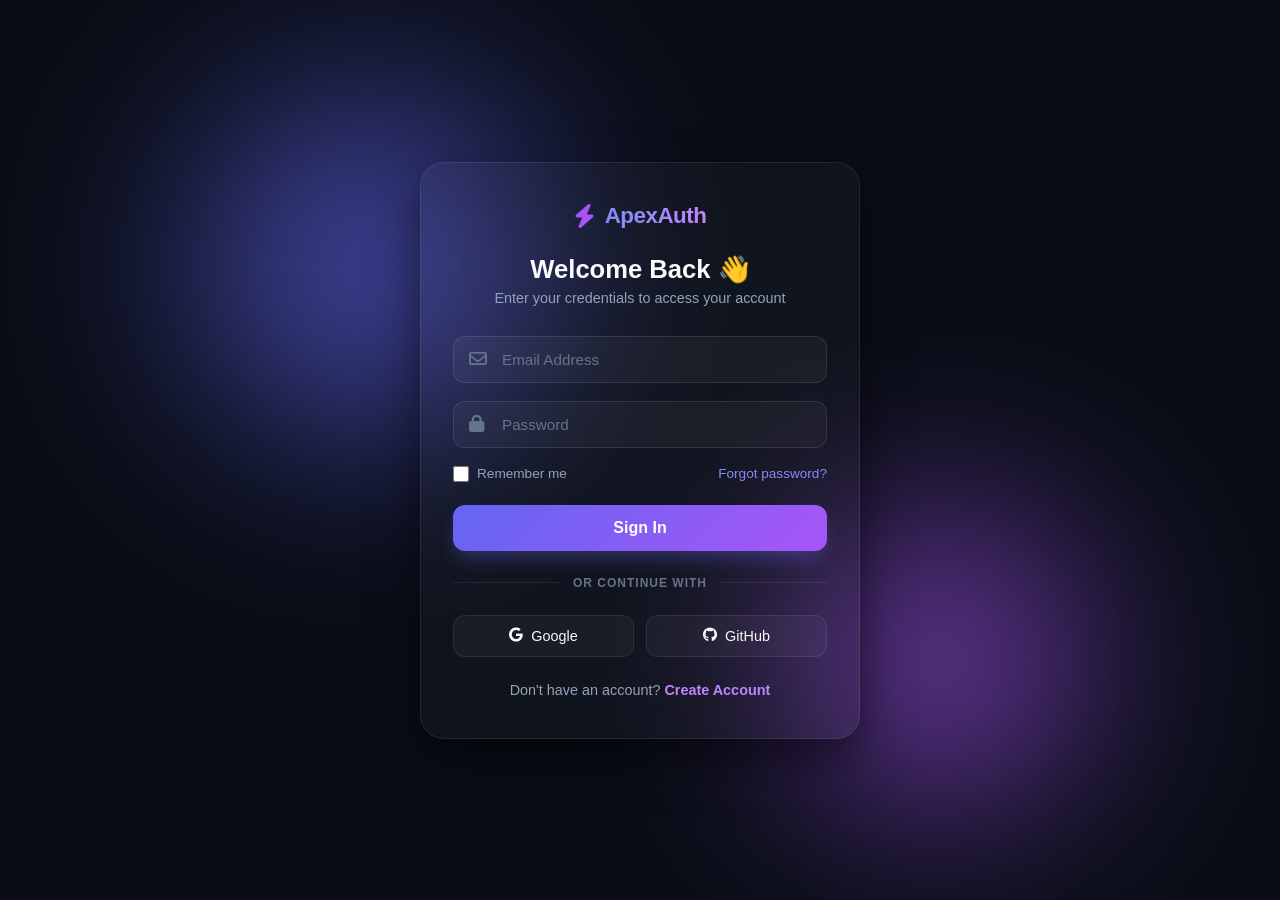
<file: index.html>
<!DOCTYPE html>
<html lang="en">
<head>
  <meta charset="UTF-8">
  <meta name="viewport" content="width=device-width, initial-scale=1.0">
  <title>Welcome Back | Modern Login</title>
  <link rel="stylesheet" href="style.css">
  <!-- FontAwesome Icons for inputs -->
  <link rel="stylesheet" href="https://cdnjs.cloudflare.com/ajax/libs/font-awesome/6.4.0/css/all.min.css">
</head>
<body>

  <!-- Background Glowing Orbs -->
  <div class="blob blob-1"></div>
  <div class="blob blob-2"></div>

  <!-- Main Glass Container -->
  <div class="auth-card">
    <div class="brand">
      <i class="fa-solid fa-bolt brand-icon"></i>
      <h2>ApexAuth</h2>
    </div>

    <div class="auth-header">
      <h3>Welcome Back 👋</h3>
      <p>Enter your credentials to access your account</p>
    </div>

    <form class="auth-form" action="#">
      <div class="input-group">
        <i class="fa-regular fa-envelope input-icon"></i>
        <input type="email" placeholder="Email Address" required>
      </div>

      <div class="input-group">
        <i class="fa-solid fa-lock input-icon"></i>
        <input type="password" placeholder="Password" required>
      </div>

      <div class="form-options">
        <label class="remember-me">
          <input type="checkbox">
          <span>Remember me</span>
        </label>
        <a href="#" class="forgot-link">Forgot password?</a>
      </div>

      <button type="submit" class="btn-primary">Sign In</button>
    </form>

    <div class="divider">
      <span>OR CONTINUE WITH</span>
    </div>

    <div class="social-login">
      <button class="social-btn"><i class="fa-brands fa-google"></i> Google</button>
      <button class="social-btn"><i class="fa-brands fa-github"></i> GitHub</button>
    </div>

    <div class="auth-footer">
      <p>Don't have an account? <a href="register.html" class="switch-link">Create Account</a></p>
    </div>
  </div>

</body>
</html>
</file>
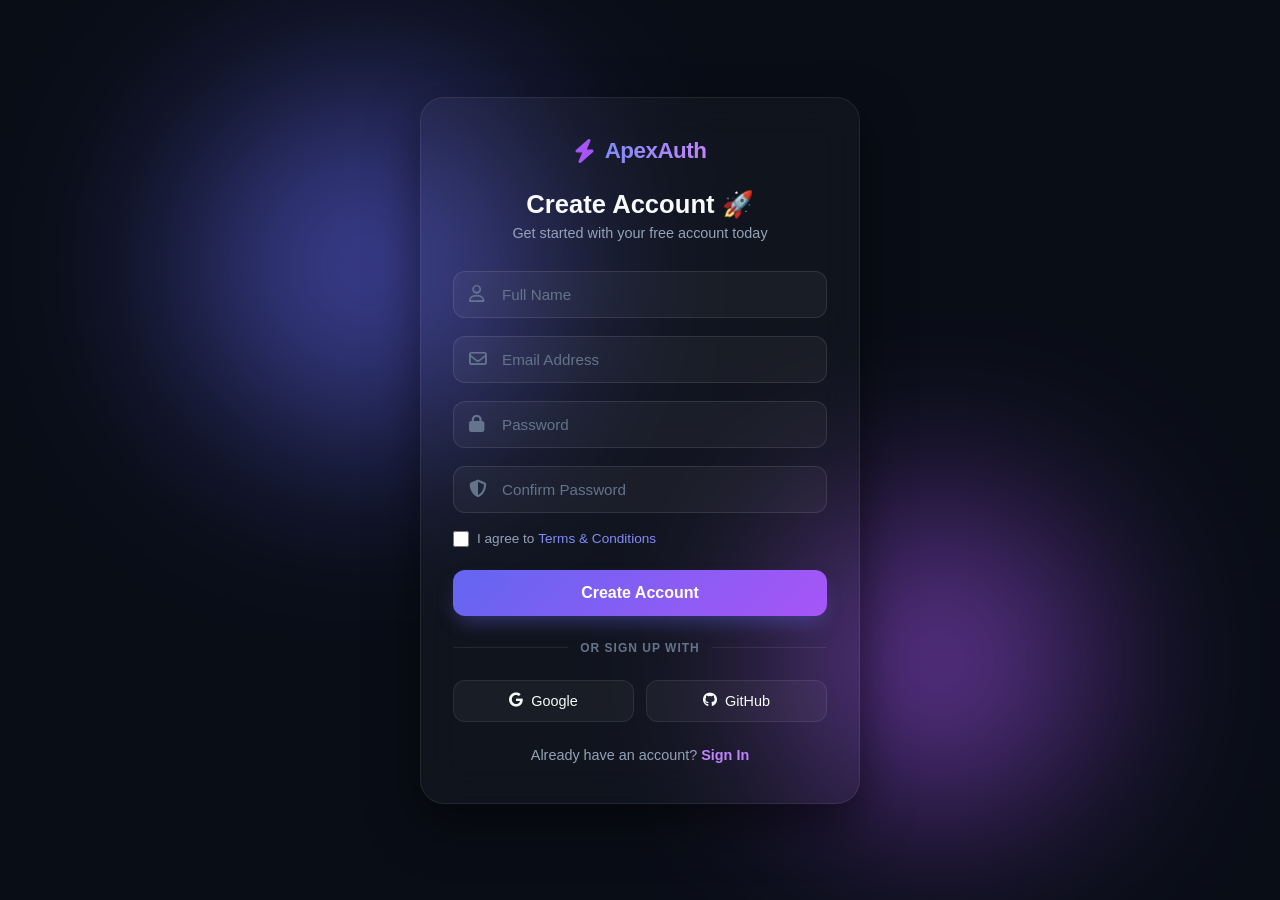
<file: register.html>
<!DOCTYPE html>
<html lang="en">
<head>
  <meta charset="UTF-8">
  <meta name="viewport" content="width=device-width, initial-scale=1.0">
  <title>Create Account | Modern Register</title>
  <link rel="stylesheet" href="style.css">
  <!-- FontAwesome Icons -->
  <link rel="stylesheet" href="https://cdnjs.cloudflare.com/ajax/libs/font-awesome/6.4.0/css/all.min.css">
</head>
<body>

  <!-- Background Glowing Orbs -->
  <div class="blob blob-1"></div>
  <div class="blob blob-2"></div>

  <!-- Main Glass Container -->
  <div class="auth-card">
    <div class="brand">
      <i class="fa-solid fa-bolt brand-icon"></i>
      <h2>ApexAuth</h2>
    </div>

    <div class="auth-header">
      <h3>Create Account 🚀</h3>
      <p>Get started with your free account today</p>
    </div>

    <form class="auth-form" action="#">
      <div class="input-group">
        <i class="fa-regular fa-user input-icon"></i>
        <input type="text" placeholder="Full Name" required>
      </div>

      <div class="input-group">
        <i class="fa-regular fa-envelope input-icon"></i>
        <input type="email" placeholder="Email Address" required>
      </div>

      <div class="input-group">
        <i class="fa-solid fa-lock input-icon"></i>
        <input type="password" placeholder="Password" required>
      </div>

      <div class="input-group">
        <i class="fa-solid fa-shield-halved input-icon"></i>
        <input type="password" placeholder="Confirm Password" required>
      </div>

      <div class="form-options">
        <label class="remember-me">
          <input type="checkbox" required>
          <span>I agree to <a href="#" class="terms-link">Terms & Conditions</a></span>
        </label>
      </div>

      <button type="submit" class="btn-primary">Create Account</button>
    </form>

    <div class="divider">
      <span>OR SIGN UP WITH</span>
    </div>

    <div class="social-login">
      <button class="social-btn"><i class="fa-brands fa-google"></i> Google</button>
      <button class="social-btn"><i class="fa-brands fa-github"></i> GitHub</button>
    </div>

    <div class="auth-footer">
      <p>Already have an account? <a href="login.html" class="switch-link">Sign In</a></p>
    </div>
  </div>

</body>
</html>
</file>
<file: style.css>
* {
  margin: 0;
  padding: 0;
  box-sizing: border-box;
  font-family: 'Plus Jakarta Sans', sans-serif;
  transition: all 0.3s cubic-bezier(0.4, 0, 0.2, 1);
}

body {
  min-height: 100vh;
  background-color: #090d16;
  color: #f8fafc;
  display: flex;
  justify-content: center;
  align-items: center;
  padding: 20px;
  position: relative;
  overflow-x: hidden;
}

/* ===================================================
   2. NEON GLOW BACKGROUND BLOBS
   =================================================== */
.blob {
  position: absolute;
  border-radius: 50%;
  filter: blur(100px);
  z-index: 0;
  opacity: 0.6;
  animation: float 8s infinite alternate ease-in-out;
}

.blob-1 {
  width: 350px;
  height: 350px;
  background: #6366f1;
  top: 10%;
  left: 15%;
}

.blob-2 {
  width: 300px;
  height: 300px;
  background: #a855f7;
  bottom: 10%;
  right: 15%;
  animation-delay: -4s;
}

@keyframes float {
  from { transform: translateY(0px) scale(1); }
  to { transform: translateY(30px) scale(1.1); }
}

/* ===================================================
   3. GLASSMORPHISM CARD
   =================================================== */
.auth-card {
  position: relative;
  z-index: 1;
  width: 100%;
  max-width: 440px;
  background: rgba(255, 255, 255, 0.03);
  backdrop-filter: blur(20px);
  -webkit-backdrop-filter: blur(20px);
  border: 1px solid rgba(255, 255, 255, 0.08);
  border-radius: 24px;
  padding: 40px 32px;
  box-shadow: 0 20px 50px rgba(0, 0, 0, 0.5);
}

.brand {
  display: flex;
  align-items: center;
  justify-content: center;
  gap: 10px;
  margin-bottom: 25px;
}

.brand-icon {
  font-size: 1.5rem;
  color: #a855f7;
}

.brand h2 {
  font-size: 1.4rem;
  font-weight: 700;
  letter-spacing: -0.5px;
  background: linear-gradient(90deg, #818cf8, #c084fc);
  -webkit-background-clip: text;
  -webkit-text-fill-color: transparent;
}

.auth-header {
  text-align: center;
  margin-bottom: 30px;
}

.auth-header h3 {
  font-size: 1.6rem;
  font-weight: 700;
  margin-bottom: 6px;
}

.auth-header p {
  color: #94a3b8;
  font-size: 0.9rem;
}

/* ===================================================
   4. FORM INPUTS & CONTROLS
   =================================================== */
.auth-form {
  display: flex;
  flex-direction: column;
  gap: 18px;
}

.input-group {
  position: relative;
  display: flex;
  align-items: center;
}

.input-icon {
  position: absolute;
  left: 16px;
  color: #64748b;
  font-size: 1.1rem;
}

.input-group input {
  width: 100%;
  padding: 14px 16px 14px 48px;
  background: rgba(255, 255, 255, 0.04);
  border: 1px solid rgba(255, 255, 255, 0.1);
  border-radius: 12px;
  color: #ffffff;
  font-size: 0.95rem;
  outline: none;
}

.input-group input::placeholder {
  color: #64748b;
}

.input-group input:focus {
  border-color: #818cf8;
  background: rgba(255, 255, 255, 0.07);
  box-shadow: 0 0 15px rgba(99, 102, 241, 0.25);
}

.input-group input:focus + .input-icon,
.input-group input:focus ~ .input-icon {
  color: #818cf8;
}

/* Options Bar (Remember / Forgot) */
.form-options {
  display: flex;
  justify-content: space-between;
  align-items: center;
  font-size: 0.85rem;
}

.remember-me {
  display: flex;
  align-items: center;
  gap: 8px;
  color: #94a3b8;
  cursor: pointer;
}

.remember-me input {
  accent-color: #6366f1;
  width: 16px;
  height: 16px;
  cursor: pointer;
}

.forgot-link, .terms-link {
  color: #818cf8;
  text-decoration: none;
  font-weight: 500;
}

.forgot-link:hover, .terms-link:hover {
  text-decoration: underline;
}

/* ===================================================
   5. BUTTONS & SOCIALS
   =================================================== */
.btn-primary {
  width: 100%;
  padding: 14px;
  background: linear-gradient(135deg, #6366f1 0%, #a855f7 100%);
  color: #ffffff;
  border: none;
  border-radius: 12px;
  font-size: 1rem;
  font-weight: 600;
  cursor: pointer;
  margin-top: 5px;
  box-shadow: 0 10px 20px -5px rgba(99, 102, 241, 0.4);
}

.btn-primary:hover {
  opacity: 0.95;
  transform: translateY(-2px);
  box-shadow: 0 15px 25px -5px rgba(168, 85, 247, 0.5);
}

.divider {
  display: flex;
  align-items: center;
  text-align: center;
  margin: 25px 0;
}

.divider::before, .divider::after {
  content: '';
  flex: 1;
  border-bottom: 1px solid rgba(255, 255, 255, 0.08);
}

.divider span {
  padding: 0 12px;
  color: #64748b;
  font-size: 0.75rem;
  font-weight: 600;
  letter-spacing: 1px;
}

.social-login {
  display: flex;
  gap: 12px;
}

.social-btn {
  flex: 1;
  display: flex;
  align-items: center;
  justify-content: center;
  gap: 8px;
  padding: 12px;
  background: rgba(255, 255, 255, 0.04);
  border: 1px solid rgba(255, 255, 255, 0.08);
  border-radius: 12px;
  color: #f8fafc;
  font-size: 0.9rem;
  font-weight: 500;
  cursor: pointer;
}

.social-btn:hover {
  background: rgba(255, 255, 255, 0.09);
  border-color: rgba(255, 255, 255, 0.2);
  transform: translateY(-2px);
}

/* ===================================================
   6. FOOTER LINKS
   =================================================== */
.auth-footer {
  text-align: center;
  margin-top: 25px;
  font-size: 0.9rem;
  color: #94a3b8;
}

.switch-link {
  color: #c084fc;
  text-decoration: none;
  font-weight: 600;
}

.switch-link:hover {
  text-underline-offset: 4px;
  text-decoration: underline;
}
</file>
